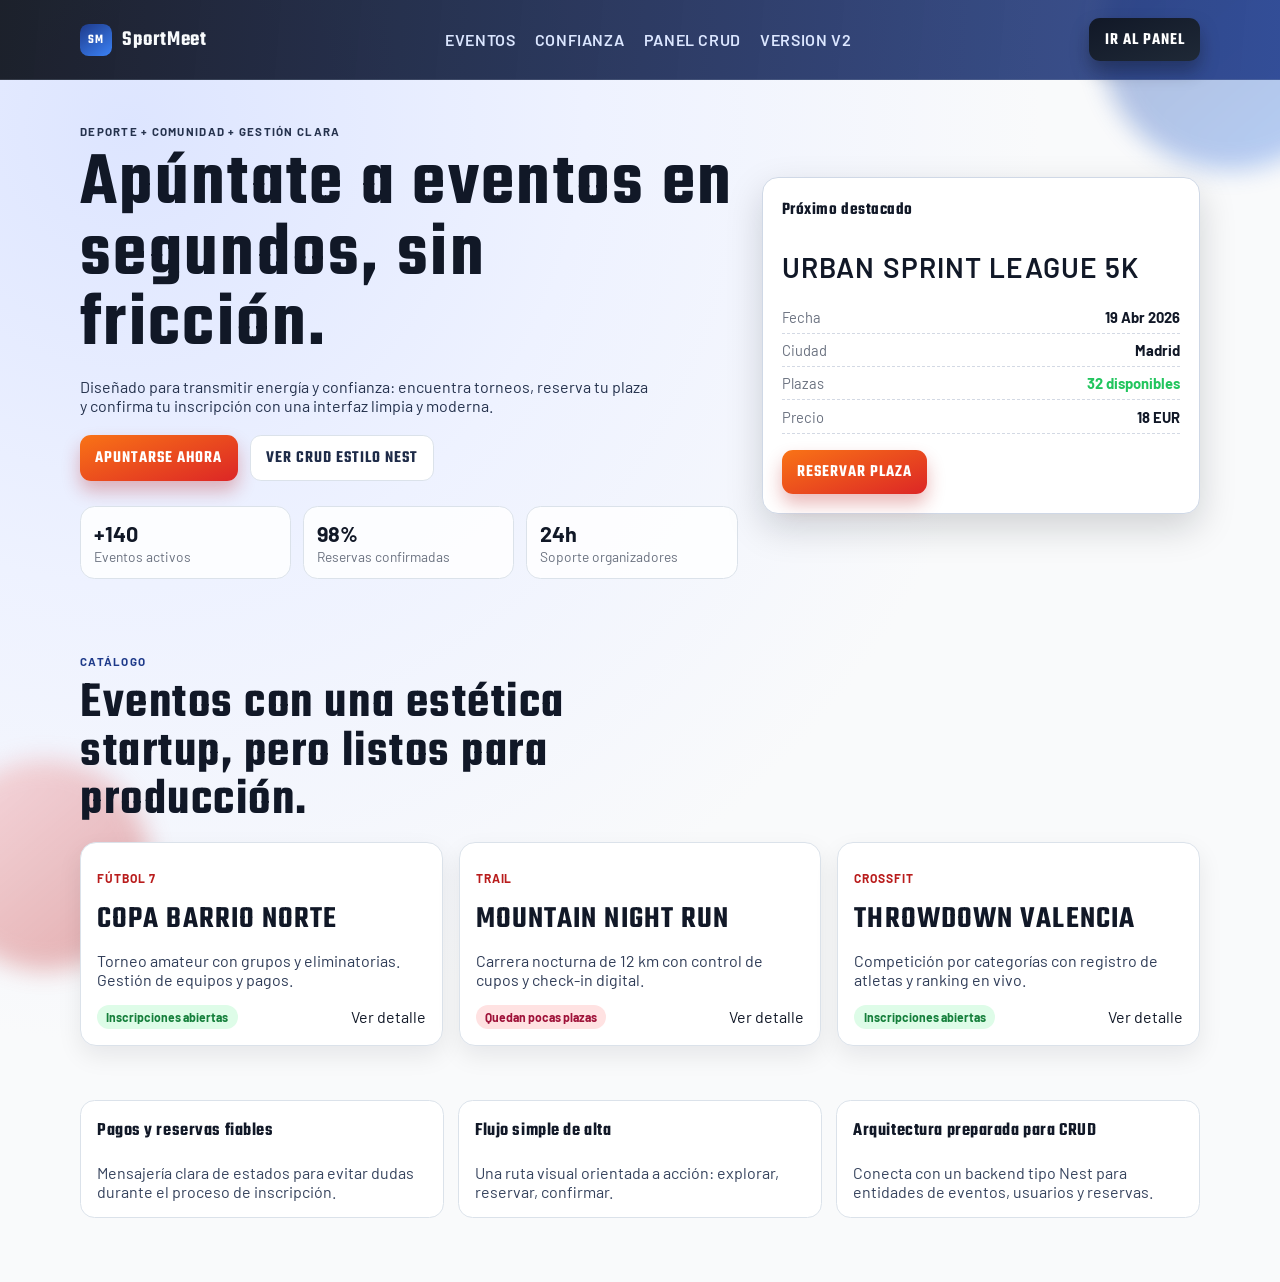
<file: index.html>
<!DOCTYPE html>
<html lang="es">
  <head>
    <meta charset="UTF-8" />
    <meta name="viewport" content="width=device-width, initial-scale=1.0" />
    <title>SportMeet | Plataforma de Eventos Deportivos</title>
    <meta
      name="description"
      content="Boceto de plataforma para registro de eventos deportivos con enfoque en comunidad, acción y reservas seguras."
    />
    <link rel="preconnect" href="https://fonts.googleapis.com" />
    <link rel="preconnect" href="https://fonts.gstatic.com" crossorigin />
    <link
      href="https://fonts.googleapis.com/css2?family=Barlow:wght@400;500;600;700&family=Teko:wght@400;500;600;700&display=swap"
      rel="stylesheet"
    />
    <link rel="stylesheet" href="css/styles.css" />
  </head>
  <body>
    <div class="bg-shape bg-shape-1"></div>
    <div class="bg-shape bg-shape-2"></div>

    <header class="site-header">
      <nav class="nav container">
        <a class="logo" href="index.html" aria-label="SportMeet inicio">
          <span class="logo-mark">SM</span>
          <span>SportMeet</span>
        </a>
        <ul class="nav-links">
          <li><a href="#eventos">Eventos</a></li>
          <li><a href="#confianza">Confianza</a></li>
          <li><a href="pages/crud-eventos.html">Panel CRUD</a></li>
          <li><a href="index-v2.html">Version V2</a></li>
        </ul>
        <a class="btn btn-primary" href="pages/crud-eventos.html">Ir al panel</a>
      </nav>
    </header>

    <main>
      <section class="hero container">
        <div class="hero-copy fade-up">
          <p class="eyebrow">Deporte + comunidad + gestión clara</p>
          <h1>Apúntate a eventos en segundos, sin fricción.</h1>
          <p>
            Diseñado para transmitir energía y confianza: encuentra torneos, reserva tu plaza y
            confirma tu inscripción con una interfaz limpia y moderna.
          </p>
          <div class="hero-actions">
            <a class="btn btn-accent" href="#eventos">Apuntarse ahora</a>
            <a class="btn btn-ghost" href="pages/crud-eventos.html">Ver CRUD estilo Nest</a>
          </div>
          <div class="kpis">
            <article>
              <strong>+140</strong>
              <span>Eventos activos</span>
            </article>
            <article>
              <strong>98%</strong>
              <span>Reservas confirmadas</span>
            </article>
            <article>
              <strong>24h</strong>
              <span>Soporte organizadores</span>
            </article>
          </div>
        </div>

        <aside class="hero-card fade-up delay-1">
          <h2>Próximo destacado</h2>
          <p class="event-title">Urban Sprint League 5K</p>
          <ul>
            <li><span>Fecha</span><strong>19 Abr 2026</strong></li>
            <li><span>Ciudad</span><strong>Madrid</strong></li>
            <li><span>Plazas</span><strong class="success">32 disponibles</strong></li>
            <li><span>Precio</span><strong>18 EUR</strong></li>
          </ul>
          <button class="btn btn-accent" type="button">Reservar plaza</button>
        </aside>
      </section>
  
      <section id="eventos" class="events container">
        <div class="section-head fade-up">
          <p class="eyebrow">Catálogo</p>
          <h2>Eventos con una estética startup, pero listos para producción.</h2>
        </div>

        <div class="cards-grid stagger-list">
          <article class="event-card">
            <p class="tag">Fútbol 7</p>
            <h3>Copa Barrio Norte</h3>
            <p>Torneo amateur con grupos y eliminatorias. Gestión de equipos y pagos.</p>
            <footer>
              <span class="status open">Inscripciones abiertas</span>
              <a href="#">Ver detalle</a>
            </footer>
          </article>

          <article class="event-card">
            <p class="tag">Trail</p>
            <h3>Mountain Night Run</h3>
            <p>Carrera nocturna de 12 km con control de cupos y check-in digital.</p>
            <footer>
              <span class="status few">Quedan pocas plazas</span>
              <a href="#">Ver detalle</a>
            </footer>
          </article>

          <article class="event-card">
            <p class="tag">Crossfit</p>
            <h3>Throwdown Valencia</h3>
            <p>Competición por categorías con registro de atletas y ranking en vivo.</p>
            <footer>
              <span class="status open">Inscripciones abiertas</span>
              <a href="#">Ver detalle</a>
            </footer>
          </article>
        </div>
      </section>

      <section id="confianza" class="trust container fade-up">
        <article>
          <h3>Pagos y reservas fiables</h3>
          <p>Mensajería clara de estados para evitar dudas durante el proceso de inscripción.</p>
        </article>
        <article>
          <h3>Flujo simple de alta</h3>
          <p>Una ruta visual orientada a acción: explorar, reservar, confirmar.</p>
        </article>
        <article>
          <h3>Arquitectura preparada para CRUD</h3>
          <p>Conecta con un backend tipo Nest para entidades de eventos, usuarios y reservas.</p>
        </article>
      </section>
    </main>
  </body>
</html>
</file>
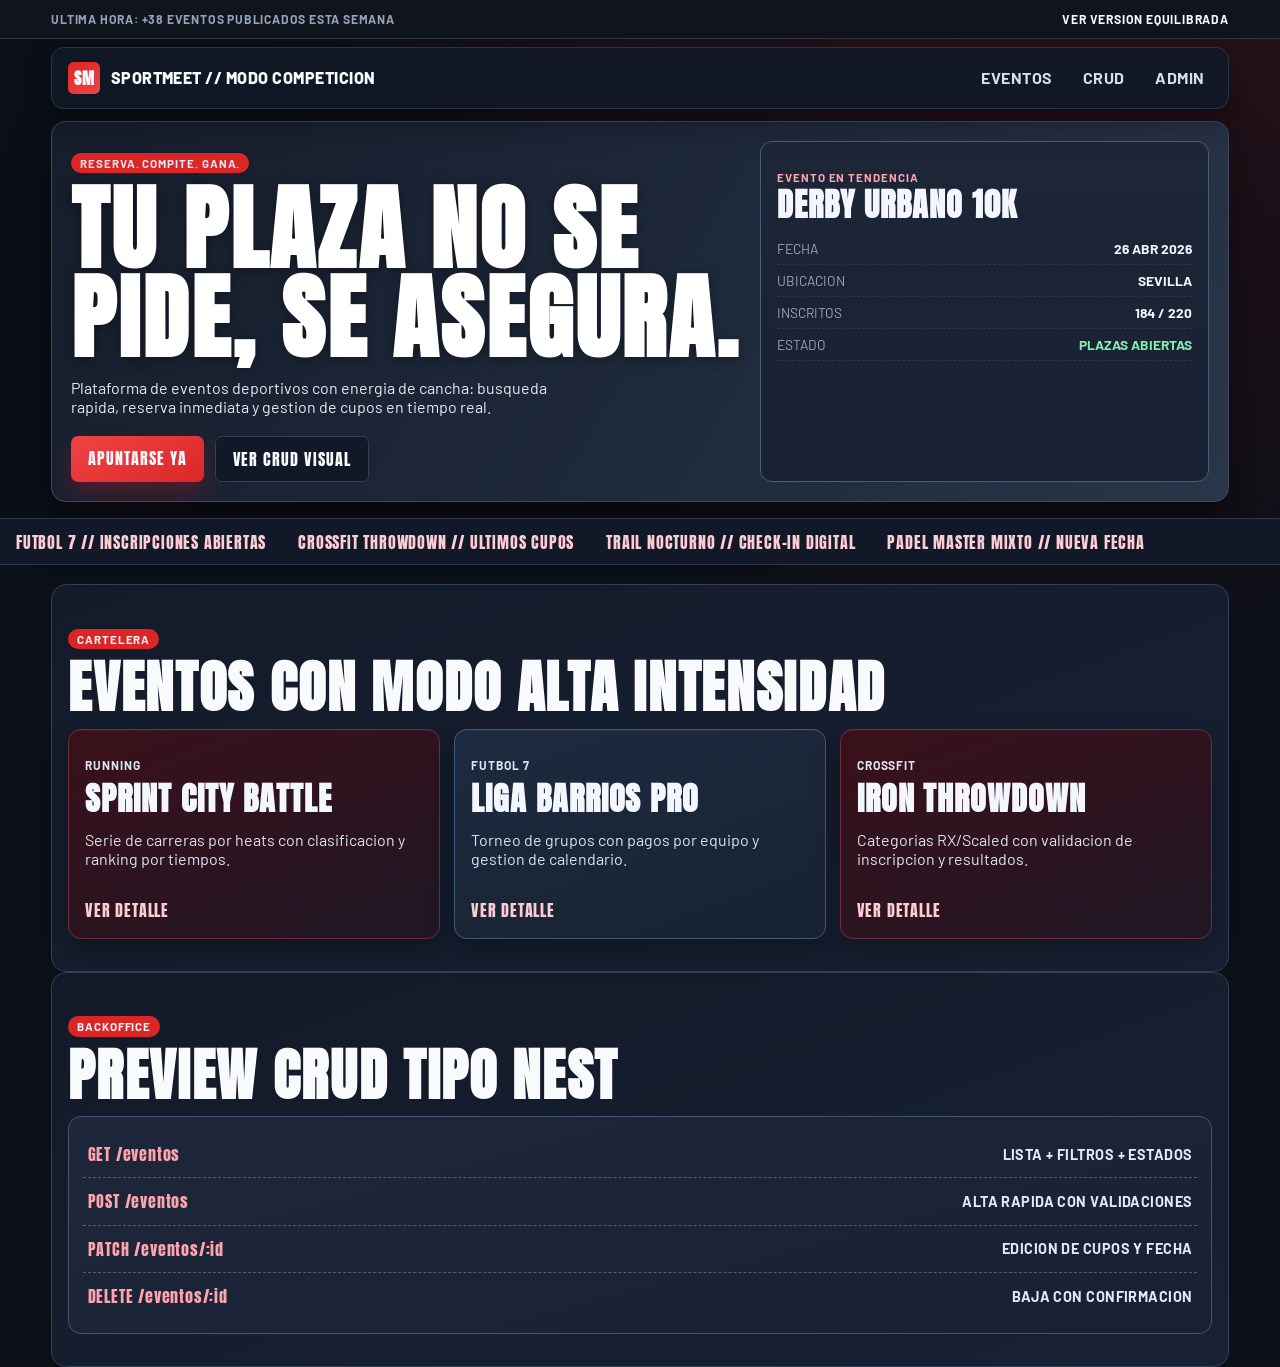
<file: index-v2.html>
<!DOCTYPE html>
<html lang="es">
  <head>
    <meta charset="UTF-8" />
    <meta name="viewport" content="width=device-width, initial-scale=1.0" />
    <title>SportMeet V2 | Modo Competicion</title>
    <meta
      name="description"
      content="Version agresiva del boceto SportMeet, con estetica deportiva de alto impacto para eventos y reservas."
    />
    <link rel="preconnect" href="https://fonts.googleapis.com" />
    <link rel="preconnect" href="https://fonts.gstatic.com" crossorigin />
    <link
      href="https://fonts.googleapis.com/css2?family=Anton&family=Barlow:wght@400;500;600;700;800&display=swap"
      rel="stylesheet"
    />
    <link rel="stylesheet" href="css/styles-v2.css" />
  </head>
  <body>
    <div class="grain"></div>

    <header class="topbar">
      <div class="container topbar-inner">
        <p>ULTIMA HORA: +38 eventos publicados esta semana</p>
        <a href="index.html">Ver version equilibrada</a>
      </div>
    </header>

    <nav class="main-nav container">
      <a class="brand" href="index-v2.html">
        <span class="brand-box">SM</span>
        <span>SPORTMEET // MODO COMPETICION</span>
      </a>
      <div class="main-links">
        <a href="#eventos">Eventos</a>
        <a href="#panel">CRUD</a>
        <a href="pages/crud-eventos.html">Admin</a>
      </div>
    </nav>

    <main>
      <section class="hero container">
        <article class="hero-copy">
          <p class="kicker">RESERVA. COMPITE. GANA.</p>
          <h1>TU PLAZA NO SE PIDE, SE ASEGURA.</h1>
          <p>
            Plataforma de eventos deportivos con energia de cancha: busqueda rapida,
            reserva inmediata y gestion de cupos en tiempo real.
          </p>
          <div class="hero-actions">
            <a class="btn btn-fire" href="#eventos">APUNTARSE YA</a>
            <a class="btn btn-dark" href="#panel">VER CRUD VISUAL</a>
          </div>
        </article>

        <aside class="hero-side">
          <p class="label">EVENTO EN TENDENCIA</p>
          <h2>DERBY URBANO 10K</h2>
          <ul>
            <li><span>FECHA</span><strong>26 ABR 2026</strong></li>
            <li><span>UBICACION</span><strong>SEVILLA</strong></li>
            <li><span>INSCRITOS</span><strong>184 / 220</strong></li>
            <li><span>ESTADO</span><strong class="ok">PLAZAS ABIERTAS</strong></li>
          </ul>
        </aside>
      </section>

      <section class="ticker-wrap">
        <div class="ticker-track">
          <span>FUTBOL 7 // INSCRIPCIONES ABIERTAS</span>
          <span>CROSSFIT THROWDOWN // ULTIMOS CUPOS</span>
          <span>TRAIL NOCTURNO // CHECK-IN DIGITAL</span>
          <span>PADEL MASTER MIXTO // NUEVA FECHA</span>
        </div>
      </section>

      <section id="eventos" class="events container">
        <header class="section-head">
          <p class="kicker">CARTELERA</p>
          <h2>EVENTOS CON MODO ALTA INTENSIDAD</h2>
        </header>

        <div class="event-grid">
          <article class="event-card red">
            <p class="sport">RUNNING</p>
            <h3>SPRINT CITY BATTLE</h3>
            <p>Serie de carreras por heats con clasificacion y ranking por tiempos.</p>
            <a href="#">VER DETALLE</a>
          </article>

          <article class="event-card dark">
            <p class="sport">FUTBOL 7</p>
            <h3>LIGA BARRIOS PRO</h3>
            <p>Torneo de grupos con pagos por equipo y gestion de calendario.</p>
            <a href="#">VER DETALLE</a>
          </article>

          <article class="event-card red">
            <p class="sport">CROSSFIT</p>
            <h3>IRON THROWDOWN</h3>
            <p>Categorias RX/Scaled con validacion de inscripcion y resultados.</p>
            <a href="#">VER DETALLE</a>
          </article>
        </div>
      </section>

      <section id="panel" class="crud-preview container">
        <header class="section-head">
          <p class="kicker">BACKOFFICE</p>
          <h2>PREVIEW CRUD TIPO NEST</h2>
        </header>

        <div class="crud-block">
          <div class="crud-line">
            <span>GET /eventos</span>
            <strong>LISTA + FILTROS + ESTADOS</strong>
          </div>
          <div class="crud-line">
            <span>POST /eventos</span>
            <strong>ALTA RAPIDA CON VALIDACIONES</strong>
          </div>
          <div class="crud-line">
            <span>PATCH /eventos/:id</span>
            <strong>EDICION DE CUPOS Y FECHA</strong>
          </div>
          <div class="crud-line">
            <span>DELETE /eventos/:id</span>
            <strong>BAJA CON CONFIRMACION</strong>
          </div>
        </div>
      </section>
    </main>
  </body>
</html>
</file>
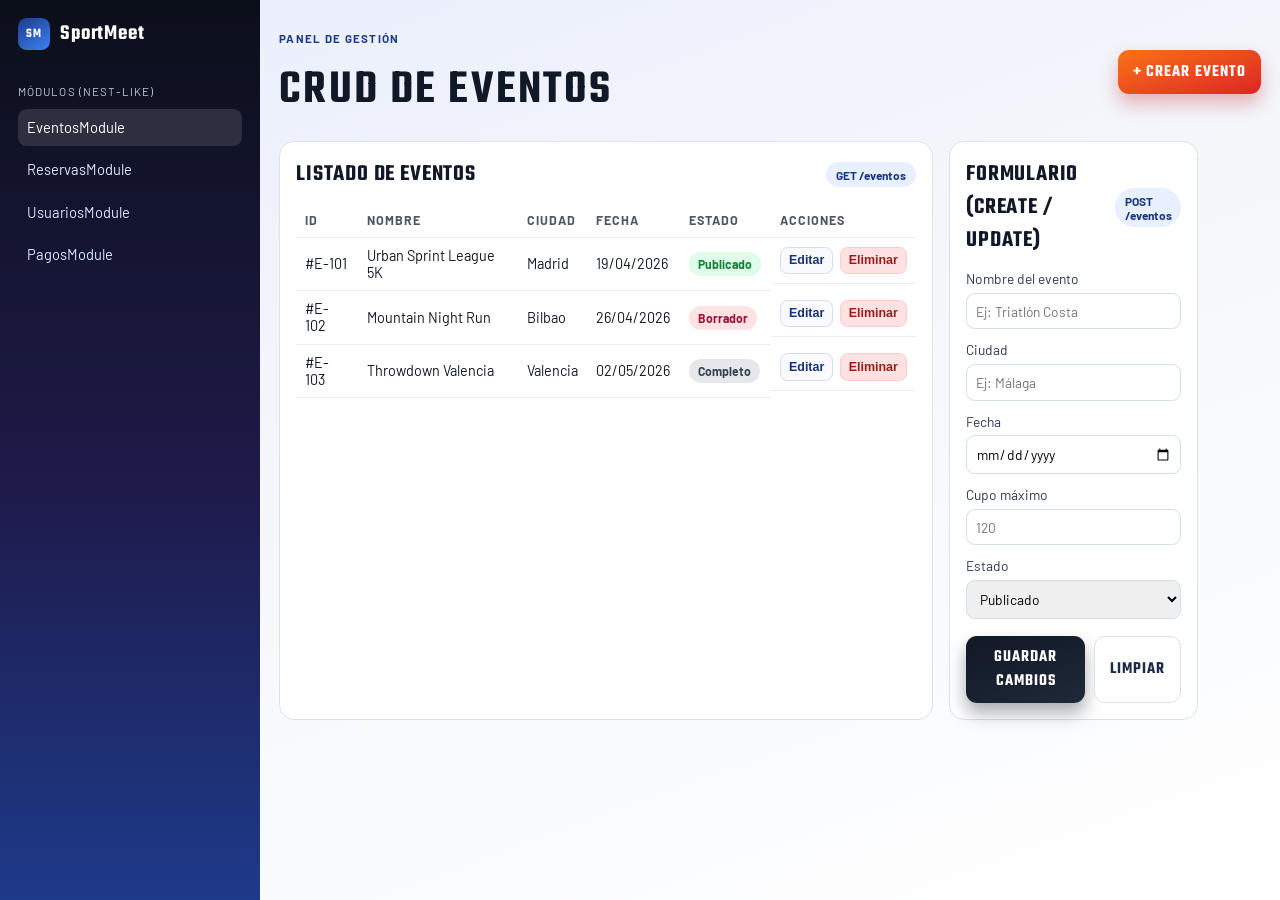
<file: pages/crud-eventos.html>
<!DOCTYPE html>
<html lang="es">
  <head>
    <meta charset="UTF-8" />
    <meta name="viewport" content="width=device-width, initial-scale=1.0" />
    <title>SportMeet Admin | CRUD de Eventos</title>
    <link rel="preconnect" href="https://fonts.googleapis.com" />
    <link rel="preconnect" href="https://fonts.gstatic.com" crossorigin />
    <link
      href="https://fonts.googleapis.com/css2?family=Barlow:wght@400;500;600;700&family=Teko:wght@400;500;600;700&display=swap"
      rel="stylesheet"
    />
    <link rel="stylesheet" href="../css/styles.css" />
  </head>
  <body class="admin-body">
    <div class="admin-layout">
      <aside class="sidebar">
        <a class="logo" href="../index.html">
          <span class="logo-mark">SM</span>
          <span>SportMeet</span>
        </a>
        <p class="sidebar-title">Módulos (Nest-like)</p>
        <ul>
          <li class="active">EventosModule</li>
          <li>ReservasModule</li>
          <li>UsuariosModule</li>
          <li>PagosModule</li>
        </ul>
      </aside>

      <main class="admin-main">
        <header class="admin-topbar">
          <div>
            <p class="eyebrow">Panel de gestión</p>
            <h1>CRUD de Eventos</h1>
          </div>
          <a class="btn btn-accent" href="#form">+ Crear evento</a>
        </header>

        <section class="admin-grid">
          <article class="panel">
            <div class="panel-head">
              <h2>Listado de eventos</h2>
              <span class="pill">GET /eventos</span>
            </div>

            <div class="table-wrap">
              <table>
                <thead>
                  <tr>
                    <th>ID</th>
                    <th>Nombre</th>
                    <th>Ciudad</th>
                    <th>Fecha</th>
                    <th>Estado</th>
                    <th>Acciones</th>
                  </tr>
                </thead>
                <tbody>
                  <tr>
                    <td>#E-101</td>
                    <td>Urban Sprint League 5K</td>
                    <td>Madrid</td>
                    <td>19/04/2026</td>
                    <td><span class="status open">Publicado</span></td>
                    <td class="actions">
                      <button type="button" class="btn-mini">Editar</button>
                      <button type="button" class="btn-mini danger">Eliminar</button>
                    </td>
                  </tr>
                  <tr>
                    <td>#E-102</td>
                    <td>Mountain Night Run</td>
                    <td>Bilbao</td>
                    <td>26/04/2026</td>
                    <td><span class="status few">Borrador</span></td>
                    <td class="actions">
                      <button type="button" class="btn-mini">Editar</button>
                      <button type="button" class="btn-mini danger">Eliminar</button>
                    </td>
                  </tr>
                  <tr>
                    <td>#E-103</td>
                    <td>Throwdown Valencia</td>
                    <td>Valencia</td>
                    <td>02/05/2026</td>
                    <td><span class="status done">Completo</span></td>
                    <td class="actions">
                      <button type="button" class="btn-mini">Editar</button>
                      <button type="button" class="btn-mini danger">Eliminar</button>
                    </td>
                  </tr>
                </tbody>
              </table>
            </div>
          </article>

          <article id="form" class="panel">
            <div class="panel-head">
              <h2>Formulario (Create / Update)</h2>
              <span class="pill">POST /eventos</span>
            </div>

            <form class="crud-form" action="#" method="post">
              <label>
                Nombre del evento
                <input type="text" name="nombre" placeholder="Ej: Triatlón Costa" />
              </label>

              <label>
                Ciudad
                <input type="text" name="ciudad" placeholder="Ej: Málaga" />
              </label>

              <label>
                Fecha
                <input type="date" name="fecha" />
              </label>

              <label>
                Cupo máximo
                <input type="number" name="cupo" placeholder="120" />
              </label>

              <label>
                Estado
                <select name="estado">
                  <option>Publicado</option>
                  <option>Borrador</option>
                  <option>Completo</option>
                </select>
              </label>

              <div class="form-actions">
                <button class="btn btn-primary" type="submit">Guardar cambios</button>
                <button class="btn btn-ghost" type="reset">Limpiar</button>
              </div>
            </form>
          </article>
        </section>
      </main>
    </div>
  </body>
</html>
</file>
<file: css/styles.css>
:root {
  --primary: #1e3a8a;
  --primary-light: #3b82f6;
  --accent: #f97316;
  --danger: #b91c1c;
  --ink: #0b0f19;
  --bg: #f9fafb;
  --text: #111827;
  --muted: #6b7280;
  --success: #22c55e;
  --line: #dbe2ea;
  --card: #ffffff;
}

* {
  box-sizing: border-box;
}

body {
  margin: 0;
  font-family: "Barlow", sans-serif;
  background: radial-gradient(circle at 10% 10%, #dde5ff 0%, #eef2ff 28%, var(--bg) 56%);
  color: var(--text);
  min-height: 100vh;
  position: relative;
  overflow-x: hidden;
}

h1,
h2,
h3 {
  font-family: "Teko", sans-serif;
  letter-spacing: 0.03em;
  font-weight: 600;
  margin-top: 0;
}

a {
  color: inherit;
  text-decoration: none;
}

.container {
  width: min(1120px, 92vw);
  margin: 0 auto;
}

.bg-shape {
  position: fixed;
  z-index: -1;
  border-radius: 50%;
  filter: blur(12px);
  opacity: 0.35;
}

.bg-shape-1 {
  width: 260px;
  height: 260px;
  background: linear-gradient(140deg, var(--primary), var(--primary-light));
  top: -90px;
  right: -80px;
}

.bg-shape-2 {
  width: 210px;
  height: 210px;
  background: linear-gradient(140deg, #fca5a5, var(--danger));
  bottom: -70px;
  left: -60px;
}

.site-header {
  background: linear-gradient(95deg, rgba(11, 15, 25, 0.92), rgba(30, 58, 138, 0.86));
  border-bottom: 1px solid rgba(148, 163, 184, 0.2);
  padding: 1.1rem 0;
}

.nav {
  display: flex;
  align-items: center;
  justify-content: space-between;
  gap: 1rem;
}

.logo {
  display: inline-flex;
  align-items: center;
  gap: 0.65rem;
  color: #f8fafc;
  font-family: "Teko", sans-serif;
  font-size: 1.35rem;
  font-weight: 600;
  letter-spacing: 0.04em;
}

.logo-mark {
  width: 2rem;
  height: 2rem;
  display: inline-grid;
  place-items: center;
  border-radius: 0.55rem;
  background: linear-gradient(145deg, var(--primary), var(--primary-light));
  color: #fff;
  font-size: 0.82rem;
}

.nav-links {
  display: flex;
  align-items: center;
  gap: 1.2rem;
  list-style: none;
  margin: 0;
  padding: 0;
  color: #dbe6ff;
  font-weight: 600;
  letter-spacing: 0.04em;
  text-transform: uppercase;
}

.nav-links a:hover {
  color: #ffffff;
}

.eyebrow {
  text-transform: uppercase;
  letter-spacing: 0.11em;
  font-size: 0.72rem;
  color: var(--primary);
  font-weight: 700;
}

.hero {
  display: grid;
  grid-template-columns: 1.2fr 0.8fr;
  gap: 1.5rem;
  align-items: center;
  padding: 2rem 0 2.8rem;
}

.hero-copy h1 {
  font-size: clamp(2.6rem, 6.5vw, 4.8rem);
  line-height: 0.92;
  margin-bottom: 1rem;
}

.hero-copy p {
  color: #25324d;
  max-width: 64ch;
}

.hero-actions {
  display: flex;
  flex-wrap: wrap;
  gap: 0.75rem;
  margin-top: 1.25rem;
}

.kpis {
  margin-top: 1.6rem;
  display: grid;
  grid-template-columns: repeat(3, minmax(0, 1fr));
  gap: 0.75rem;
}

.kpis article {
  background: rgba(255, 255, 255, 0.82);
  border: 1px solid var(--line);
  border-radius: 0.9rem;
  padding: 0.8rem;
  backdrop-filter: blur(3px);
}

.kpis strong {
  display: block;
  font-size: 1.35rem;
}

.kpis span {
  color: var(--muted);
  font-size: 0.86rem;
}

.hero-card {
  background: var(--card);
  border-radius: 1rem;
  border: 1px solid #cfd8e6;
  padding: 1.2rem;
  box-shadow: 0 14px 36px rgba(11, 15, 25, 0.17);
}

.hero-card h2 {
  font-size: 1.1rem;
  margin-bottom: 0.6rem;
}

.event-title {
  font-size: 1.75rem;
  font-weight: 600;
  letter-spacing: 0.04em;
  text-transform: uppercase;
  margin-bottom: 1rem;
}

.hero-card ul {
  margin: 0 0 1rem;
  padding: 0;
  list-style: none;
}

.hero-card li {
  display: flex;
  justify-content: space-between;
  gap: 0.8rem;
  border-bottom: 1px dashed #d3d9e4;
  padding: 0.45rem 0;
  font-size: 0.92rem;
}

.hero-card li span {
  color: var(--muted);
}

.success {
  color: var(--success);
}

.section-head {
  margin-bottom: 1rem;
}

.section-head h2 {
  font-size: clamp(2rem, 4.8vw, 3.2rem);
  line-height: 0.95;
  max-width: 22ch;
  margin-bottom: 0;
}

.events {
  padding: 1.2rem 0 2.4rem;
}

.cards-grid {
  display: grid;
  grid-template-columns: repeat(3, minmax(0, 1fr));
  gap: 1rem;
}

.event-card {
  border: 1px solid var(--line);
  border-radius: 1rem;
  background: #fff;
  padding: 1rem;
  box-shadow: 0 10px 24px rgba(11, 15, 25, 0.08);
}

.event-card .tag {
  display: inline-block;
  font-size: 0.75rem;
  letter-spacing: 0.08em;
  text-transform: uppercase;
  color: var(--danger);
  font-weight: 700;
}

.event-card h3 {
  font-size: 1.95rem;
  line-height: 0.95;
  letter-spacing: 0.035em;
  text-transform: uppercase;
  margin: 0.5rem 0;
}

.event-card p {
  color: #2f3c57;
}

.event-card footer {
  margin-top: 0.95rem;
  display: flex;
  justify-content: space-between;
  align-items: center;
  gap: 0.4rem;
}

.status {
  font-size: 0.76rem;
  padding: 0.32rem 0.58rem;
  border-radius: 999px;
  font-weight: 700;
}

.status.open {
  background: #defce8;
  color: #157f3b;
}

.status.few {
  background: #ffe2e2;
  color: #9f1239;
}

.status.done {
  background: #e5e7eb;
  color: #374151;
}

.trust {
  padding: 1rem 0 4rem;
  display: grid;
  grid-template-columns: repeat(3, minmax(0, 1fr));
  gap: 0.9rem;
}

.trust article {
  border: 1px solid var(--line);
  border-radius: 0.9rem;
  background: #fff;
  padding: 1rem;
}

.trust p {
  color: #36435d;
  margin-bottom: 0;
}

.btn {
  border: 0;
  border-radius: 0.68rem;
  padding: 0.62rem 0.95rem;
  font-family: "Teko", sans-serif;
  font-size: 1.06rem;
  letter-spacing: 0.06em;
  text-transform: uppercase;
  font-weight: 600;
  cursor: pointer;
  display: inline-flex;
  align-items: center;
  justify-content: center;
  transition: transform 180ms ease, box-shadow 180ms ease;
}

.btn:hover {
  transform: translateY(-2px);
}

.btn-primary {
  background: linear-gradient(160deg, #111827, #1f2937);
  color: #fff;
  box-shadow: 0 10px 18px rgba(11, 15, 25, 0.35);
}

.btn-accent {
  background: linear-gradient(160deg, #f97316, #dc2626);
  color: #fff;
  box-shadow: 0 10px 18px rgba(185, 28, 28, 0.3);
}

.btn-ghost {
  background: #fff;
  border: 1px solid var(--line);
  color: #1e2b48;
}

.fade-up {
  opacity: 0;
  transform: translateY(16px);
  animation: rise 650ms ease forwards;
}

.delay-1 {
  animation-delay: 180ms;
}

.stagger-list > * {
  opacity: 0;
  transform: translateY(14px);
  animation: rise 600ms ease forwards;
}

.stagger-list > *:nth-child(2) {
  animation-delay: 130ms;
}

.stagger-list > *:nth-child(3) {
  animation-delay: 260ms;
}

@keyframes rise {
  to {
    opacity: 1;
    transform: translateY(0);
  }
}

.admin-body {
  background: linear-gradient(160deg, #e9eefc 0%, #f5f7fb 45%, #ffffff 100%);
}

.admin-layout {
  min-height: 100vh;
  display: grid;
  grid-template-columns: 260px 1fr;
}

.sidebar {
  background: linear-gradient(180deg, #0b0f19 0%, #1e1b4b 55%, #1e3a8a 100%);
  color: #dce7ff;
  padding: 1.1rem;
}

.sidebar .logo {
  color: #fff;
  margin-bottom: 1.4rem;
}

.sidebar-title {
  text-transform: uppercase;
  letter-spacing: 0.1em;
  font-size: 0.72rem;
  opacity: 0.85;
}

.sidebar ul {
  list-style: none;
  margin: 0;
  padding: 0;
  display: grid;
  gap: 0.35rem;
}

.sidebar li {
  border-radius: 0.55rem;
  padding: 0.58rem;
  font-size: 0.92rem;
}

.sidebar li.active {
  background: rgba(255, 255, 255, 0.12);
  color: #fff;
}

.admin-main {
  padding: 1.2rem;
}

.admin-topbar {
  display: flex;
  justify-content: space-between;
  align-items: center;
  gap: 0.8rem;
  margin-bottom: 1rem;
}

.admin-topbar h1 {
  font-size: clamp(2rem, 4.4vw, 3rem);
  letter-spacing: 0.045em;
  text-transform: uppercase;
  margin: 0;
}

.admin-grid {
  display: grid;
  grid-template-columns: 1.2fr 0.8fr;
  gap: 1rem;
}

.panel {
  background: #fff;
  border: 1px solid var(--line);
  border-radius: 0.95rem;
  padding: 1rem;
}

.panel-head {
  display: flex;
  justify-content: space-between;
  align-items: center;
  gap: 0.5rem;
  margin-bottom: 0.8rem;
}

.panel-head h2 {
  margin: 0;
  font-size: 1.45rem;
  letter-spacing: 0.035em;
  text-transform: uppercase;
}

.pill {
  font-size: 0.74rem;
  border-radius: 999px;
  background: #e8efff;
  color: #17377f;
  padding: 0.33rem 0.62rem;
  font-weight: 700;
}

.table-wrap {
  overflow-x: auto;
}

table {
  width: 100%;
  border-collapse: collapse;
  min-width: 620px;
}

th,
td {
  text-align: left;
  padding: 0.58rem;
  border-bottom: 1px solid #e8edf5;
  font-size: 0.9rem;
}

th {
  font-size: 0.78rem;
  text-transform: uppercase;
  letter-spacing: 0.08em;
  color: #4b5563;
}

.actions {
  display: flex;
  gap: 0.4rem;
}

.btn-mini {
  border: 1px solid #d5deea;
  background: #f8faff;
  color: #183374;
  border-radius: 0.48rem;
  font-size: 0.78rem;
  font-weight: 700;
  padding: 0.35rem 0.5rem;
  cursor: pointer;
}

.btn-mini.danger {
  color: #991b1b;
  background: #fee2e2;
  border-color: #fecaca;
}

.crud-form {
  display: grid;
  gap: 0.75rem;
}

.crud-form label {
  display: grid;
  gap: 0.36rem;
  font-size: 0.86rem;
  color: #2d3a55;
}

.crud-form input,
.crud-form select {
  border: 1px solid #d5deea;
  border-radius: 0.55rem;
  padding: 0.55rem;
  font: inherit;
}

.form-actions {
  display: flex;
  gap: 0.55rem;
  margin-top: 0.3rem;
}

@media (max-width: 1024px) {
  .hero,
  .admin-grid {
    grid-template-columns: 1fr;
  }

  .cards-grid,
  .trust {
    grid-template-columns: repeat(2, minmax(0, 1fr));
  }

  .admin-layout {
    grid-template-columns: 1fr;
  }

  .sidebar {
    border-bottom: 1px solid rgba(255, 255, 255, 0.12);
  }
}

@media (max-width: 740px) {
  .nav {
    flex-wrap: wrap;
  }

  .nav-links {
    order: 3;
    width: 100%;
    justify-content: space-between;
  }

  .kpis,
  .cards-grid,
  .trust {
    grid-template-columns: 1fr;
  }

  .admin-main {
    padding: 0.85rem;
  }

  .admin-topbar {
    align-items: flex-start;
    flex-direction: column;
  }
}
</file>
<file: css/styles-v2.css>
:root {
  --bg: #0b0f17;
  --ink: #f3f6fc;
  --muted: #94a3b8;
  --red: #dc2626;
  --red-strong: #be123c;
  --line: #2b3447;
  --panel: #151c2b;
}

* {
  box-sizing: border-box;
}

body {
  margin: 0;
  font-family: "Barlow", sans-serif;
  background: radial-gradient(circle at 85% -10%, #2c1119 0%, var(--bg) 45%);
  color: var(--ink);
  min-height: 100vh;
  overflow-x: hidden;
}

.grain {
  position: fixed;
  inset: 0;
  pointer-events: none;
  z-index: -1;
  opacity: 0.16;
  background-image: radial-gradient(#f8fafc 0.35px, transparent 0.35px);
  background-size: 4px 4px;
}

h1,
h2,
h3 {
  margin-top: 0;
  font-family: "Anton", sans-serif;
  letter-spacing: 0.03em;
  line-height: 0.95;
}

a {
  color: inherit;
  text-decoration: none;
}

.container {
  width: min(1180px, 92vw);
  margin: 0 auto;
}

.topbar {
  border-bottom: 1px solid #303646;
  background: #10141d;
  font-weight: 700;
  letter-spacing: 0.05em;
  text-transform: uppercase;
}

.topbar-inner {
  min-height: 2.35rem;
  display: flex;
  align-items: center;
  justify-content: space-between;
  gap: 1rem;
  color: var(--muted);
  font-size: 0.76rem;
}

.topbar a {
  color: #f8fafc;
}

.main-nav {
  margin-top: 0.5rem;
  border: 1px solid var(--line);
  border-radius: 0.8rem;
  background: rgba(17, 24, 39, 0.88);
  backdrop-filter: blur(4px);
  padding: 0.85rem 1rem;
  display: flex;
  align-items: center;
  justify-content: space-between;
  gap: 1rem;
  box-shadow: 0 14px 30px rgba(0, 0, 0, 0.32);
}

.brand {
  display: inline-flex;
  align-items: center;
  gap: 0.65rem;
  color: #f8fafc;
  font-weight: 800;
  letter-spacing: 0.03em;
}

.brand-box {
  width: 2rem;
  height: 2rem;
  display: inline-grid;
  place-items: center;
  background: linear-gradient(155deg, var(--red), #ef4444);
  border-radius: 0.35rem;
  font-family: "Anton", sans-serif;
}

.main-links {
  display: flex;
  gap: 1rem;
  text-transform: uppercase;
  font-weight: 700;
  letter-spacing: 0.03em;
  color: #d6dfef;
}

.main-links a:hover {
  color: #ffffff;
}

.main-links a {
  padding: 0.28rem 0.45rem;
  border-radius: 0.35rem;
}

.main-links a:hover {
  background: rgba(190, 18, 60, 0.3);
}

.hero {
  margin-top: 0.8rem;
  border: 1px solid #3f4a62;
  background: linear-gradient(120deg, #161d2b 0%, #1e293b 55%, #293548 100%);
  border-radius: 0.9rem;
  padding: 1.2rem;
  display: grid;
  grid-template-columns: 1.2fr 0.8fr;
  gap: 1rem;
  box-shadow: 0 24px 48px rgba(0, 0, 0, 0.48);
}

.kicker {
  display: inline-block;
  background: var(--red);
  padding: 0.2rem 0.55rem;
  border-radius: 999px;
  font-size: 0.72rem;
  font-weight: 700;
  letter-spacing: 0.08em;
  margin-bottom: 0.75rem;
}

.hero-copy h1 {
  font-size: clamp(2.8rem, 8vw, 5.8rem);
  color: #ffffff;
  text-shadow: 0 2px 12px rgba(0, 0, 0, 0.35);
  margin-bottom: 0.7rem;
}

.hero-copy p {
  color: #e5eaf3;
  max-width: 58ch;
}

.hero-actions {
  margin-top: 1.25rem;
  display: flex;
  flex-wrap: wrap;
  gap: 0.7rem;
}

.btn {
  padding: 0.64rem 1.05rem;
  border-radius: 0.45rem;
  border: 0;
  font-family: "Anton", sans-serif;
  letter-spacing: 0.06em;
  font-size: 1rem;
}

.btn-fire {
  background: linear-gradient(150deg, #ef4444, var(--red));
  box-shadow: 0 10px 20px rgba(193, 18, 31, 0.35);
}

.btn-dark {
  background: #111827;
  border: 1px solid #374151;
  color: #f9fafb;
}

.hero-side {
  background: linear-gradient(180deg, #1d2637 0%, #182131 100%);
  border: 1px solid #4e5b7a;
  border-radius: 0.75rem;
  padding: 1rem;
}

.label {
  color: #fda4af;
  font-weight: 700;
  letter-spacing: 0.08em;
  text-transform: uppercase;
  font-size: 0.72rem;
  margin-bottom: 0.4rem;
}

.hero-side h2 {
  font-size: 2rem;
  margin-bottom: 0.75rem;
}

.hero-side ul {
  margin: 0;
  padding: 0;
  list-style: none;
}

.hero-side li {
  display: flex;
  justify-content: space-between;
  gap: 0.65rem;
  padding: 0.44rem 0;
  border-bottom: 1px dashed #2d3548;
  font-size: 0.86rem;
}

.hero-side li span {
  color: #9aa4b8;
}

.ok {
  color: #86efac;
}

.ticker-wrap {
  margin: 1rem 0 0;
  border-top: 1px solid #2e3748;
  border-bottom: 1px solid #2e3748;
  background: #111827;
  overflow: hidden;
}

.ticker-track {
  min-height: 2.8rem;
  display: inline-flex;
  align-items: center;
  gap: 2rem;
  padding-left: 1rem;
  white-space: nowrap;
  font-family: "Anton", sans-serif;
  letter-spacing: 0.05em;
  animation: ticker 18s linear infinite;
}

.ticker-track span {
  color: #fecdd3;
}

@keyframes ticker {
  from {
    transform: translateX(0);
  }
  to {
    transform: translateX(-50%);
  }
}

.events,
.crud-preview {
  padding: 2rem 0;
}

.events {
  margin-top: 1.2rem;
  border: 1px solid #344055;
  border-radius: 0.95rem;
  background: linear-gradient(160deg, #131b2a 0%, #172033 100%);
  padding-left: 1rem;
  padding-right: 1rem;
}

.crud-preview {
  border: 1px solid #344055;
  border-radius: 0.95rem;
  background: linear-gradient(160deg, #121a29 0%, #182133 100%);
  padding-left: 1rem;
  padding-right: 1rem;
}

.section-head h2 {
  color: #f8fafc;
}

.section-head {
  margin-bottom: 0.9rem;
}

.section-head h2 {
  font-size: clamp(2rem, 5vw, 3.5rem);
  margin-bottom: 0;
}

.event-grid {
  display: grid;
  grid-template-columns: repeat(3, minmax(0, 1fr));
  gap: 0.85rem;
}

.event-card {
  border-radius: 0.8rem;
  padding: 1rem;
  border: 1px solid #43506a;
  box-shadow: inset 0 1px 0 rgba(255, 255, 255, 0.04), 0 14px 26px rgba(0, 0, 0, 0.28);
  transition: transform 180ms ease, box-shadow 180ms ease, border-color 180ms ease;
}

.event-card.red {
  background: linear-gradient(160deg, #3a101a 0%, #2a1420 60%, #1f1724 100%);
  border-color: #6a2d3c;
}

.event-card.dark {
  background: linear-gradient(160deg, #1d2b40 0%, #1a2536 62%, #162132 100%);
  border-color: #3f5a7d;
}

.event-card:hover {
  transform: translateY(-3px);
  box-shadow: inset 0 1px 0 rgba(255, 255, 255, 0.05), 0 18px 30px rgba(0, 0, 0, 0.35);
}

.sport {
  font-weight: 700;
  letter-spacing: 0.08em;
  font-size: 0.75rem;
  color: #fb7185;
}

.event-card h3 {
  font-size: 2rem;
  margin: 0.5rem 0;
}

.event-card p {
  color: #dbe4f2;
}

.event-card a {
  display: inline-block;
  margin-top: 0.85rem;
  color: #fecdd3;
  font-family: "Anton", sans-serif;
  letter-spacing: 0.05em;
}

.crud-block {
  border: 1px solid #465571;
  border-radius: 0.8rem;
  background: linear-gradient(165deg, #1d2739 0%, #182133 100%);
  padding: 0.85rem;
}

.crud-line {
  display: flex;
  justify-content: space-between;
  align-items: center;
  gap: 0.8rem;
  border-bottom: 1px dashed #4f5e7a;
  padding: 0.7rem 0.3rem;
}

.crud-line:last-child {
  border-bottom: 0;
}

.crud-line span {
  color: #fda4af;
  font-family: "Anton", sans-serif;
  letter-spacing: 0.05em;
}

.crud-line strong {
  color: #e2e8f5;
  font-size: 0.9rem;
  letter-spacing: 0.03em;
}

@media (max-width: 1024px) {
  .hero,
  .event-grid {
    grid-template-columns: 1fr;
  }

  .hero-copy h1 {
    font-size: clamp(2.5rem, 10vw, 4.3rem);
  }
}

@media (max-width: 700px) {
  .main-nav {
    padding: 0.85rem;
    flex-direction: column;
    align-items: flex-start;
  }

  .main-links {
    width: 100%;
    justify-content: space-between;
  }

  .crud-line {
    flex-direction: column;
    align-items: flex-start;
  }
}
</file>
